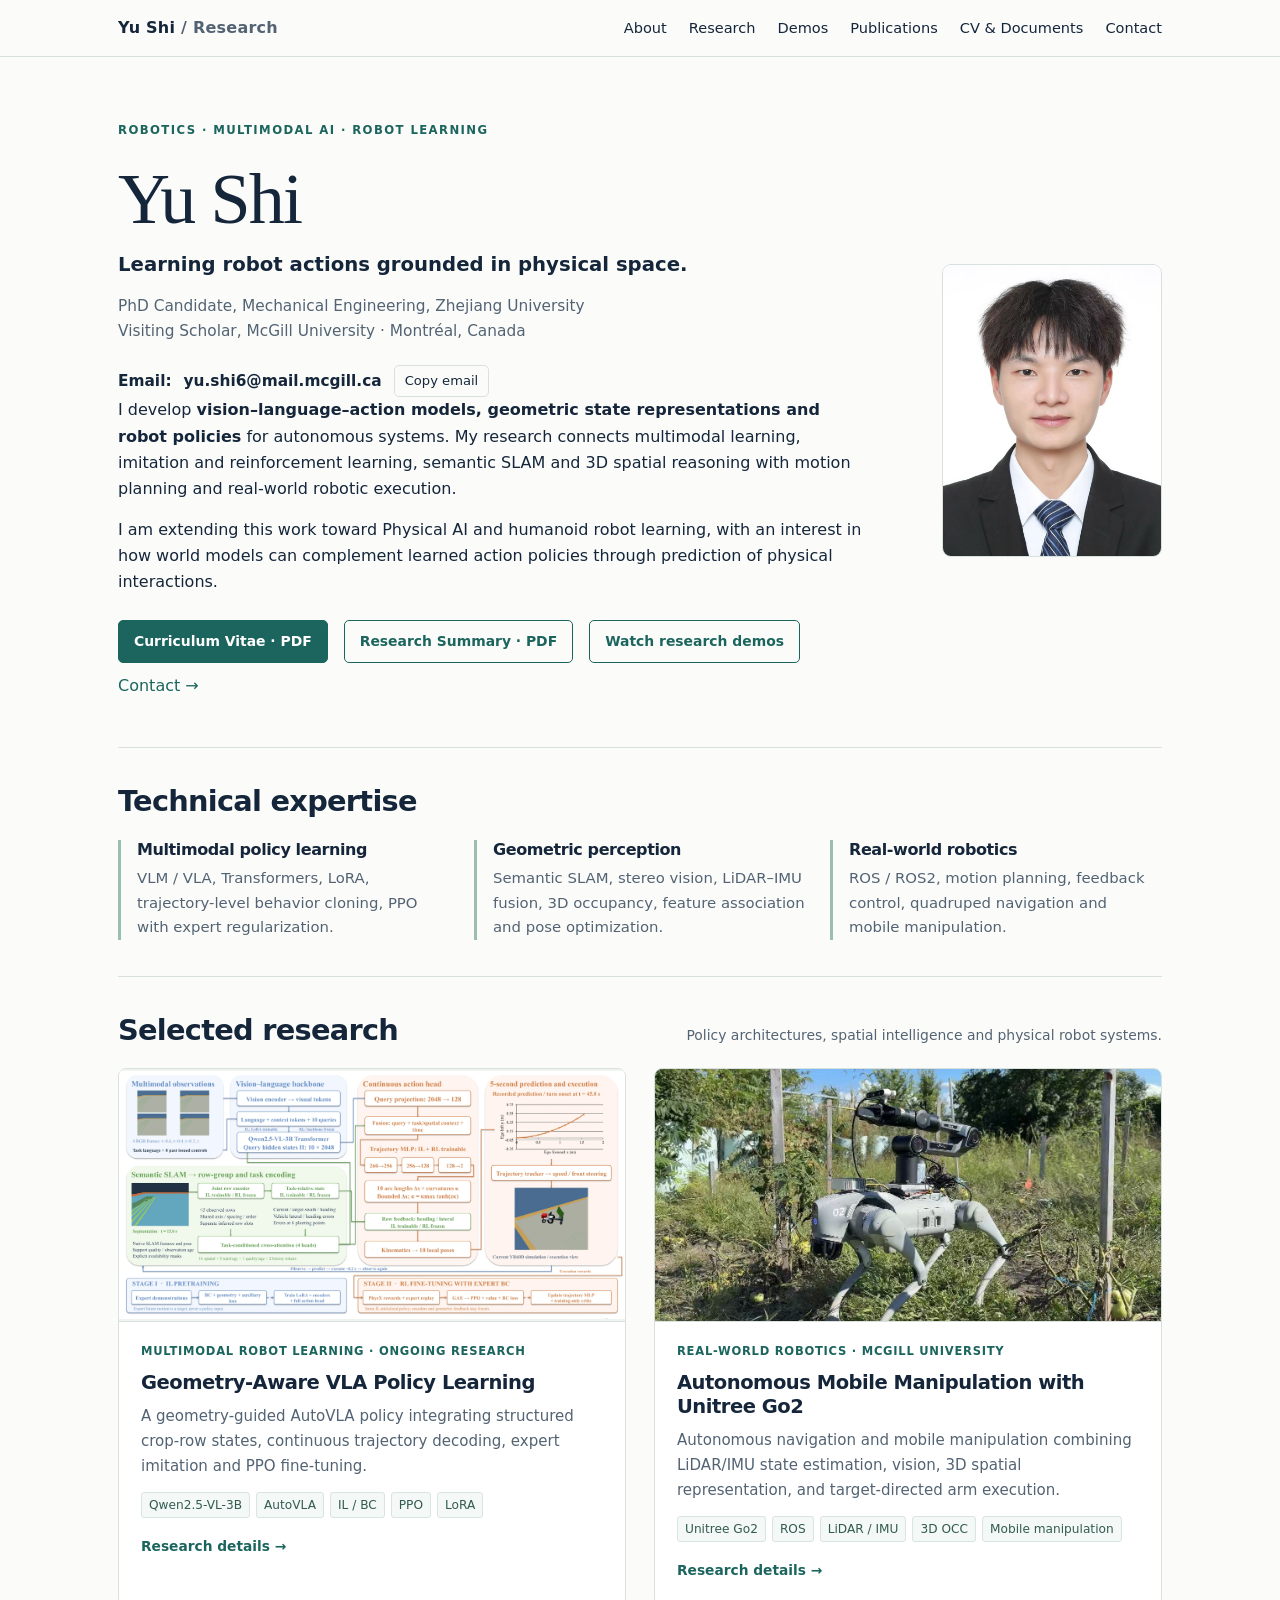
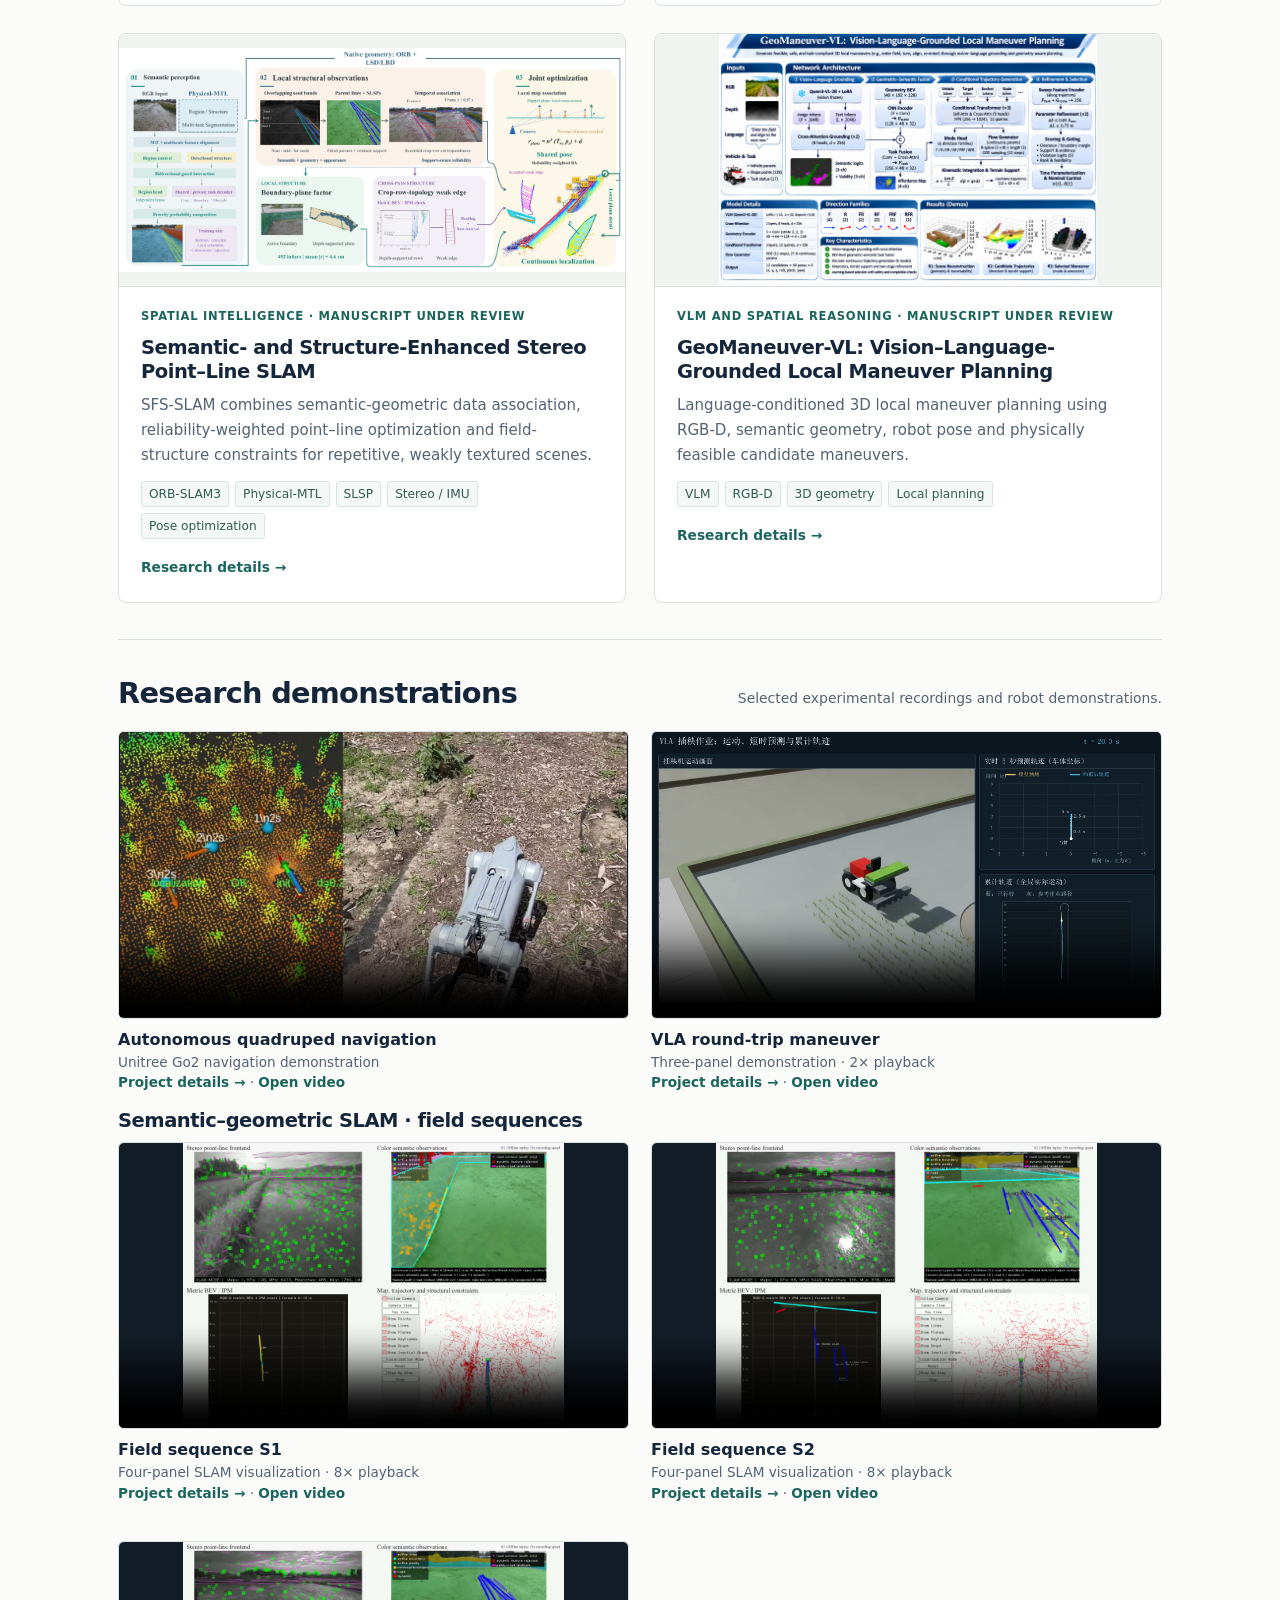
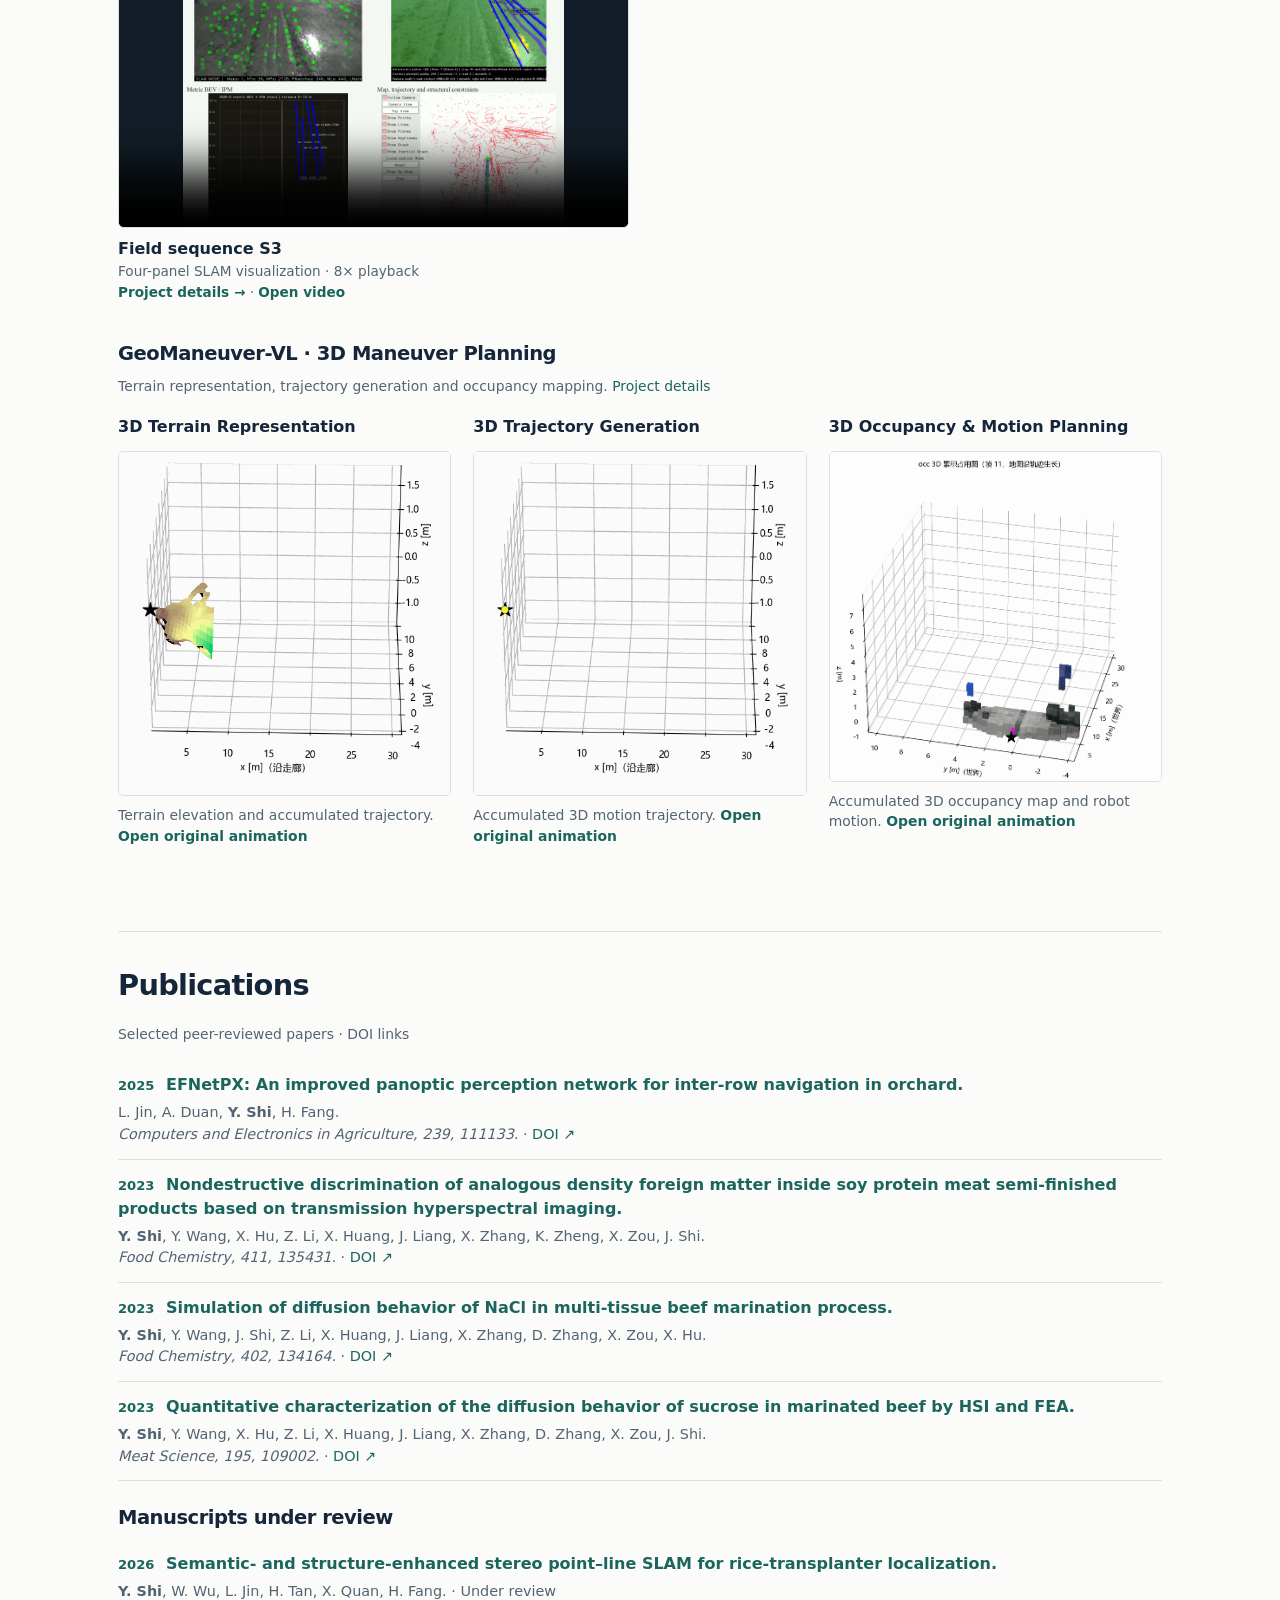
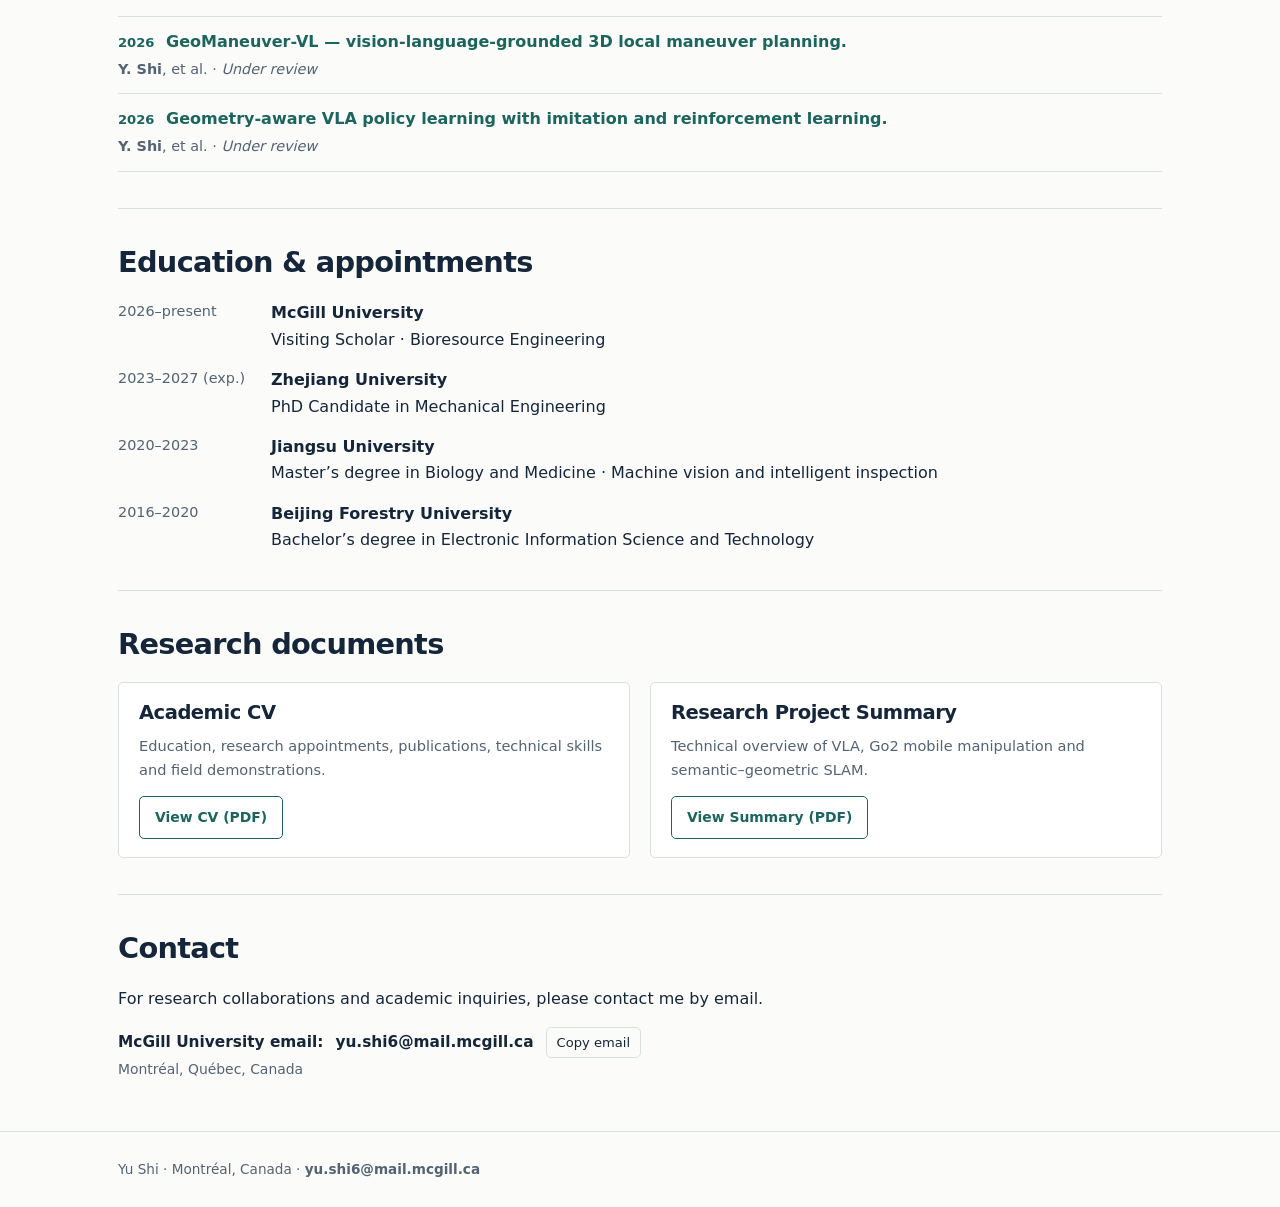
<file: index.html>
<!DOCTYPE html><html lang="en"><head><meta charset="utf-8"><meta name="viewport" content="width=device-width,initial-scale=1"><title>Academic Homepage | Yu Shi</title><meta name="description" content="Research in robot learning, geometric perception and real-world robotic systems."><link rel="stylesheet" href="style.css"><link rel="icon" href="assets/favicon.svg" type="image/svg+xml"><style>
.contact-line{display:flex;flex-wrap:wrap;align-items:center;gap:6px 12px;margin:12px 0 0;font-size:.96rem;line-height:1.5}.contact-email{font-weight:650;overflow-wrap:anywhere;user-select:text;cursor:text}.copy-email{font:inherit;font-size:.82rem;border:1px solid var(--line,#c5d2ce);border-radius:5px;padding:5px 10px;background:transparent;color:inherit;cursor:pointer}.copy-email:hover,.copy-email:focus-visible{background:var(--soft,#edf4f1)}.copy-status{font-size:.8rem;color:var(--muted)}#contact{scroll-margin-top:100px}.contact-line .contact-email{max-width:100%}
</style></head><body><a class="skip" href="#main">Skip to content</a><header><div class="nav"><a class="brand" href="index.html">Yu Shi<span class="subtle"> / Research</span></a><nav aria-label="Main navigation"><a href="index.html#about">About</a><a href="index.html#research">Research</a><a href="index.html#demos">Demos</a><a href="index.html#publications">Publications</a><a href="index.html#documents">CV &amp; Documents</a><a href="#contact">Contact</a></nav></div></header><main id="main" class="wrap"><section id="about" class="hero"><div class="hero-content"><div class="hero-main"><p class="eyebrow">Robotics · Multimodal AI · Robot Learning</p><h1>Yu Shi</h1><p class="lead">Learning robot actions grounded in physical space.</p><p class="affiliation">PhD Candidate, Mechanical Engineering, Zhejiang University<br>Visiting Scholar, McGill University · Montréal, Canada</p><div class="contact-line"><strong>Email:</strong> <span class="contact-email">yu.shi6@mail.mcgill.ca</span><button type="button" class="copy-email" data-copy-email>Copy email</button><span class="copy-status" role="status" aria-live="polite"></span></div></div><div class="bio"><p>I develop <strong>vision–language–action models, geometric state representations and robot policies</strong> for autonomous systems. My research connects multimodal learning, imitation and reinforcement learning, semantic SLAM and 3D spatial reasoning with motion planning and real-world robotic execution.</p><p>I am extending this work toward Physical AI and humanoid robot learning, with an interest in how world models can complement learned action policies through prediction of physical interactions.</p></div><div class="links"><a class="button primary" href="assets/cv.pdf">Curriculum Vitae · PDF</a><a class="button" href="assets/research-summary.pdf">Research Summary · PDF</a><a class="button" href="#demos">Watch research demos</a><a href="#contact">Contact →</a></div></div><img class="portrait" src="assets/portrait.jpg" alt="Portrait of Yu Shi"></section>
<section class="section" id="expertise"><h2>Technical expertise</h2><div class="expertise"><div><h3>Multimodal policy learning</h3><p>VLM / VLA, Transformers, LoRA, trajectory-level behavior cloning, PPO with expert regularization.</p></div><div><h3>Geometric perception</h3><p>Semantic SLAM, stereo vision, LiDAR–IMU fusion, 3D occupancy, feature association and pose optimization.</p></div><div><h3>Real-world robotics</h3><p>ROS / ROS2, motion planning, feedback control, quadruped navigation and mobile manipulation.</p></div></div></section>
<section class="section" id="research"><div class="section-head"><h2>Selected research</h2><p class="small">Policy architectures, spatial intelligence and physical robot systems.</p></div><div class="projects"><article class="project"><a href="projects/vla.html" aria-label="View Geometry-Aware VLA Policy Learning"><div class="thumb "><img src="assets/vla-architecture.webp" alt="Geometry-Aware VLA Policy Learning" loading="lazy"></div></a><div class="project-body"><div class="meta">Multimodal robot learning · Ongoing research</div><h3><a href="projects/vla.html">Geometry-Aware VLA Policy Learning</a></h3><p>A geometry-guided AutoVLA policy integrating structured crop-row states, continuous trajectory decoding, expert imitation and PPO fine-tuning.</p><div class="tags"><span>Qwen2.5-VL-3B</span><span>AutoVLA</span><span>IL / BC</span><span>PPO</span><span>LoRA</span></div><a class="project-link" href="projects/vla.html">Research details →</a></div></article><article class="project"><a href="projects/go2.html" aria-label="View Autonomous Mobile Manipulation with Unitree Go2"><div class="thumb photo"><img src="assets/go2-field.jpg" alt="Autonomous Mobile Manipulation with Unitree Go2" loading="lazy"></div></a><div class="project-body"><div class="meta">Real-world robotics · McGill University</div><h3><a href="projects/go2.html">Autonomous Mobile Manipulation with Unitree Go2</a></h3><p>Autonomous navigation and mobile manipulation combining LiDAR/IMU state estimation, vision, 3D spatial representation, and target-directed arm execution.</p><div class="tags"><span>Unitree Go2</span><span>ROS</span><span>LiDAR / IMU</span><span>3D OCC</span><span>Mobile manipulation</span></div><a class="project-link" href="projects/go2.html">Research details →</a></div></article><article class="project"><a href="projects/slam.html" aria-label="View Semantic- and Structure-Enhanced Stereo Point–Line SLAM"><div class="thumb "><img src="assets/slam-architecture.webp" alt="Semantic- and Structure-Enhanced Stereo Point–Line SLAM" loading="lazy"></div></a><div class="project-body"><div class="meta">Spatial intelligence · Manuscript under review</div><h3><a href="projects/slam.html">Semantic- and Structure-Enhanced Stereo Point–Line SLAM</a></h3><p>SFS-SLAM combines semantic-geometric data association, reliability-weighted point–line optimization and field-structure constraints for repetitive, weakly textured scenes.</p><div class="tags"><span>ORB-SLAM3</span><span>Physical-MTL</span><span>SLSP</span><span>Stereo / IMU</span><span>Pose optimization</span></div><a class="project-link" href="projects/slam.html">Research details →</a></div></article><article class="project"><a href="projects/geomaneuver.html" aria-label="View GeoManeuver-VL: Vision–Language-Grounded Local Maneuver Planning"><div class="thumb"><img src="assets/geomaneuver-architecture.png.png" alt="GeoManeuver-VL network architecture: vision-language grounding, geometric fusion, trajectory generation and refinement." loading="lazy"></div></a><div class="project-body"><div class="meta">VLM and spatial reasoning · Manuscript under review</div><h3><a href="projects/geomaneuver.html">GeoManeuver-VL: Vision–Language-Grounded Local Maneuver Planning</a></h3><p>Language-conditioned 3D local maneuver planning using RGB-D, semantic geometry, robot pose and physically feasible candidate maneuvers.</p><div class="tags"><span>VLM</span><span>RGB-D</span><span>3D geometry</span><span>Local planning</span></div><a class="project-link" href="projects/geomaneuver.html">Research details →</a></div></article></div></section>
<section class="section" id="demos"><div class="section-head"><h2>Research demonstrations</h2><p class="small">Selected experimental recordings and robot demonstrations.</p></div><div class="demo-grid"><figure class="demo-video"><video controls preload="none" playsinline poster="assets/videos/navigation_v2.jpg" aria-label="Autonomous quadruped navigation"><source src="assets/videos/navigation_v2.mp4" type="video/mp4">Your browser does not support embedded video.</video><figcaption><strong>Autonomous quadruped navigation</strong><br>Unitree Go2 navigation demonstration<br><a href="projects/go2.html#demos">Project details →</a> · <a href="assets/videos/navigation_v2.mp4">Open video</a></figcaption></figure><figure class="demo-video"><video controls preload="none" playsinline poster="assets/videos/vla_roundtrip_three_panel_2x.jpg" aria-label="VLA round-trip maneuver"><source src="assets/videos/vla_roundtrip_three_panel_2x.mp4" type="video/mp4">Your browser does not support embedded video.</video><figcaption><strong>VLA round-trip maneuver</strong><br>Three-panel demonstration · 2× playback<br><a href="projects/vla.html#demos">Project details →</a> · <a href="assets/videos/vla_roundtrip_three_panel_2x.mp4">Open video</a></figcaption></figure></div><h3>Semantic–geometric SLAM · field sequences</h3><div class="demo-grid"><figure class="demo-video"><video controls preload="none" playsinline poster="assets/videos/S1_A7_Viewer_2x2_presentation_8x.jpg" aria-label="Field sequence S1"><source src="assets/videos/S1_A7_Viewer_2x2_presentation_8x.mp4" type="video/mp4">Your browser does not support embedded video.</video><figcaption><strong>Field sequence S1</strong><br>Four-panel SLAM visualization · 8× playback<br><a href="projects/slam.html#demos">Project details →</a> · <a href="assets/videos/S1_A7_Viewer_2x2_presentation_8x.mp4">Open video</a></figcaption></figure><figure class="demo-video"><video controls preload="none" playsinline poster="assets/videos/S2_A7_Viewer_2x2_presentation_8x.jpg" aria-label="Field sequence S2"><source src="assets/videos/S2_A7_Viewer_2x2_presentation_8x.mp4" type="video/mp4">Your browser does not support embedded video.</video><figcaption><strong>Field sequence S2</strong><br>Four-panel SLAM visualization · 8× playback<br><a href="projects/slam.html#demos">Project details →</a> · <a href="assets/videos/S2_A7_Viewer_2x2_presentation_8x.mp4">Open video</a></figcaption></figure><figure class="demo-video"><video controls preload="none" playsinline poster="assets/videos/S3_A7_Viewer_2x2_presentation_8x.jpg" aria-label="Field sequence S3"><source src="assets/videos/S3_A7_Viewer_2x2_presentation_8x.mp4" type="video/mp4">Your browser does not support embedded video.</video><figcaption><strong>Field sequence S3</strong><br>Four-panel SLAM visualization · 8× playback<br><a href="projects/slam.html#demos">Project details →</a> · <a href="assets/videos/S3_A7_Viewer_2x2_presentation_8x.mp4">Open video</a></figcaption></figure></div><div class="demo-section" id="geomaneuver-demos"><h3>GeoManeuver-VL · 3D Maneuver Planning</h3><p class="small">Terrain representation, trajectory generation and occupancy mapping. <a href="projects/geomaneuver.html#demos">Project details</a></p><div class="demo-grid geomaneuver-grid"><figure class="demo-video"><h4>3D Terrain Representation</h4><div class="gif-crop" style="position:relative;overflow:hidden;aspect-ratio:481.85549999999995/499.7758;border:1px solid var(--line);border-radius:5px;background:white"><img src="assets/videos/geomaneuver-terrain-trajectory.gif" alt="Terrain elevation and accumulated trajectory." loading="lazy" style="position:absolute;max-width:none;width:280.1669795197938%;height:124.05562654294187%;left:-23.167007536491752%;top:-24.055626542941855%;border:0;border-radius:0"></div><figcaption>Terrain elevation and accumulated trajectory. <a href="assets/videos/geomaneuver-terrain-trajectory.gif">Open original animation</a></figcaption></figure><figure class="demo-video"><h4>3D Trajectory Generation</h4><div class="gif-crop" style="position:relative;overflow:hidden;aspect-ratio:481.85549999999995/499.7758;border:1px solid var(--line);border-radius:5px;background:white"><img src="assets/videos/geomaneuver-terrain-trajectory.gif" alt="Accumulated 3D motion trajectory." loading="lazy" style="position:absolute;max-width:none;width:280.1669795197938%;height:124.05562654294187%;left:-162.83304849690418%;top:-24.055626542941855%;border:0;border-radius:0"></div><figcaption>Accumulated 3D motion trajectory. <a href="assets/videos/geomaneuver-terrain-trajectory.gif">Open original animation</a></figcaption></figure><figure class="demo-video"><h4>3D Occupancy &amp; Motion Planning</h4><div class="gif-crop" style="position:relative;overflow:hidden;aspect-ratio:762.7675/757.4166399999999;border:1px solid var(--line);border-radius:5px;background:white"><img src="assets/videos/geomaneuver-occupancy.gif" alt="Accumulated 3D occupancy map and robot motion." loading="lazy" style="position:absolute;max-width:none;width:180.2646284746007%;height:118.95698515416827%;left:-41.24094170241916%;top:-13.55395888846593%;border:0;border-radius:0"></div><figcaption>Accumulated 3D occupancy map and robot motion. <a href="assets/videos/geomaneuver-occupancy.gif">Open original animation</a></figcaption></figure></div></div></section>
<section class="section" id="publications"><h2>Publications</h2><p class="small">Selected peer-reviewed papers · DOI links</p><ol class="publications"><li><span class="pub-year">2025</span><a class="publication-title" href="https://doi.org/10.1016/j.compag.2025.111133">EFNetPX: An improved panoptic perception network for inter-row navigation in orchard.</a><div class="publication-meta">L. Jin, A. Duan, <strong>Y. Shi</strong>, H. Fang.<br><em>Computers and Electronics in Agriculture, 239, 111133.</em> · <a href="https://doi.org/10.1016/j.compag.2025.111133">DOI ↗</a></div></li><li><span class="pub-year">2023</span><a class="publication-title" href="https://doi.org/10.1016/j.foodchem.2023.135431">Nondestructive discrimination of analogous density foreign matter inside soy protein meat semi-finished products based on transmission hyperspectral imaging.</a><div class="publication-meta"><strong>Y. Shi</strong>, Y. Wang, X. Hu, Z. Li, X. Huang, J. Liang, X. Zhang, K. Zheng, X. Zou, J. Shi.<br><em>Food Chemistry, 411, 135431.</em> · <a href="https://doi.org/10.1016/j.foodchem.2023.135431">DOI ↗</a></div></li><li><span class="pub-year">2023</span><a class="publication-title" href="https://doi.org/10.1016/j.foodchem.2022.134164">Simulation of diffusion behavior of NaCl in multi-tissue beef marination process.</a><div class="publication-meta"><strong>Y. Shi</strong>, Y. Wang, J. Shi, Z. Li, X. Huang, J. Liang, X. Zhang, D. Zhang, X. Zou, X. Hu.<br><em>Food Chemistry, 402, 134164.</em> · <a href="https://doi.org/10.1016/j.foodchem.2022.134164">DOI ↗</a></div></li><li><span class="pub-year">2023</span><a class="publication-title" href="https://doi.org/10.1016/j.meatsci.2022.109002">Quantitative characterization of the diffusion behavior of sucrose in marinated beef by HSI and FEA.</a><div class="publication-meta"><strong>Y. Shi</strong>, Y. Wang, X. Hu, Z. Li, X. Huang, J. Liang, X. Zhang, D. Zhang, X. Zou, J. Shi.<br><em>Meat Science, 195, 109002.</em> · <a href="https://doi.org/10.1016/j.meatsci.2022.109002">DOI ↗</a></div></li></ol><h3 style="margin-top:25px">Manuscripts under review</h3><ul class="publications"><li><span class="pub-year">2026</span><a class="publication-title" href="projects/slam.html">Semantic- and structure-enhanced stereo point–line SLAM for rice-transplanter localization.</a><div class="publication-meta"><strong>Y. Shi</strong>, W. Wu, L. Jin, H. Tan, X. Quan, H. Fang. · Under review</div></li><li><span class="pub-year">2026</span><a class="publication-title" href="projects/geomaneuver.html">GeoManeuver-VL — vision-language-grounded 3D local maneuver planning.</a><div class="publication-meta"><strong>Y. Shi</strong>, et al. · <em>Under review</em></div></li><li><span class="pub-year">2026</span><a class="publication-title" href="projects/vla.html">Geometry-aware VLA policy learning with imitation and reinforcement learning.</a><div class="publication-meta"><strong>Y. Shi</strong>, et al. · <em>Under review</em></div></li></ul></section>
<section class="section" id="education"><h2>Education &amp; appointments</h2><div class="timeline"><div><span class="date">2026–present</span><div><strong>McGill University</strong><br>Visiting Scholar · Bioresource Engineering</div></div><div><span class="date">2023–2027 (exp.)</span><div><strong>Zhejiang University</strong><br>PhD Candidate in Mechanical Engineering</div></div><div><span class="date">2020–2023</span><div><strong>Jiangsu University</strong><br>Master’s degree in Biology and Medicine · Machine vision and intelligent inspection</div></div><div><span class="date">2016–2020</span><div><strong>Beijing Forestry University</strong><br>Bachelor’s degree in Electronic Information Science and Technology</div></div></div></section>
<section class="section" id="documents"><h2>Research documents</h2><div class="doc-list"><div><h3>Academic CV</h3><p>Education, research appointments, publications, technical skills and field demonstrations.</p><a class="button" href="assets/cv.pdf">View CV (PDF)</a></div><div><h3>Research Project Summary</h3><p>Technical overview of VLA, Go2 mobile manipulation and semantic–geometric SLAM.</p><a class="button" href="assets/research-summary.pdf">View Summary (PDF)</a></div></div></section>
<section class="section" id="contact"><h2>Contact</h2><p>For research collaborations and academic inquiries, please contact me by email.</p><div class="contact-line"><strong>McGill University email:</strong> <span class="contact-email">yu.shi6@mail.mcgill.ca</span><button type="button" class="copy-email" data-copy-email>Copy email</button><span class="copy-status" role="status" aria-live="polite"></span></div><p class="small">Montréal, Québec, Canada</p></section></main><footer><div class="wrap">Yu Shi · Montréal, Canada · <span class="contact-email">yu.shi6@mail.mcgill.ca</span></div></footer><script>
(function () {
  const email = "yu.shi6@mail.mcgill.ca";
  document.querySelectorAll('[data-copy-email]').forEach(function (button) {
    button.addEventListener('click', async function () {
      const status = button.parentElement.querySelector('.copy-status');
      try {
        if (!navigator.clipboard || !window.isSecureContext) throw new Error('Clipboard unavailable');
        await navigator.clipboard.writeText(email);
        status.textContent = 'Copied!';
      } catch (error) {
        const range = document.createRange();
        range.selectNodeContents(button.parentElement.querySelector('.contact-email'));
        const selection = window.getSelection();
        if (selection) { selection.removeAllRanges(); selection.addRange(range); }
        status.textContent = 'Email selected. Press Ctrl+C or Cmd+C to copy.';
      }
    });
  });
})();
</script></body></html>
</file>
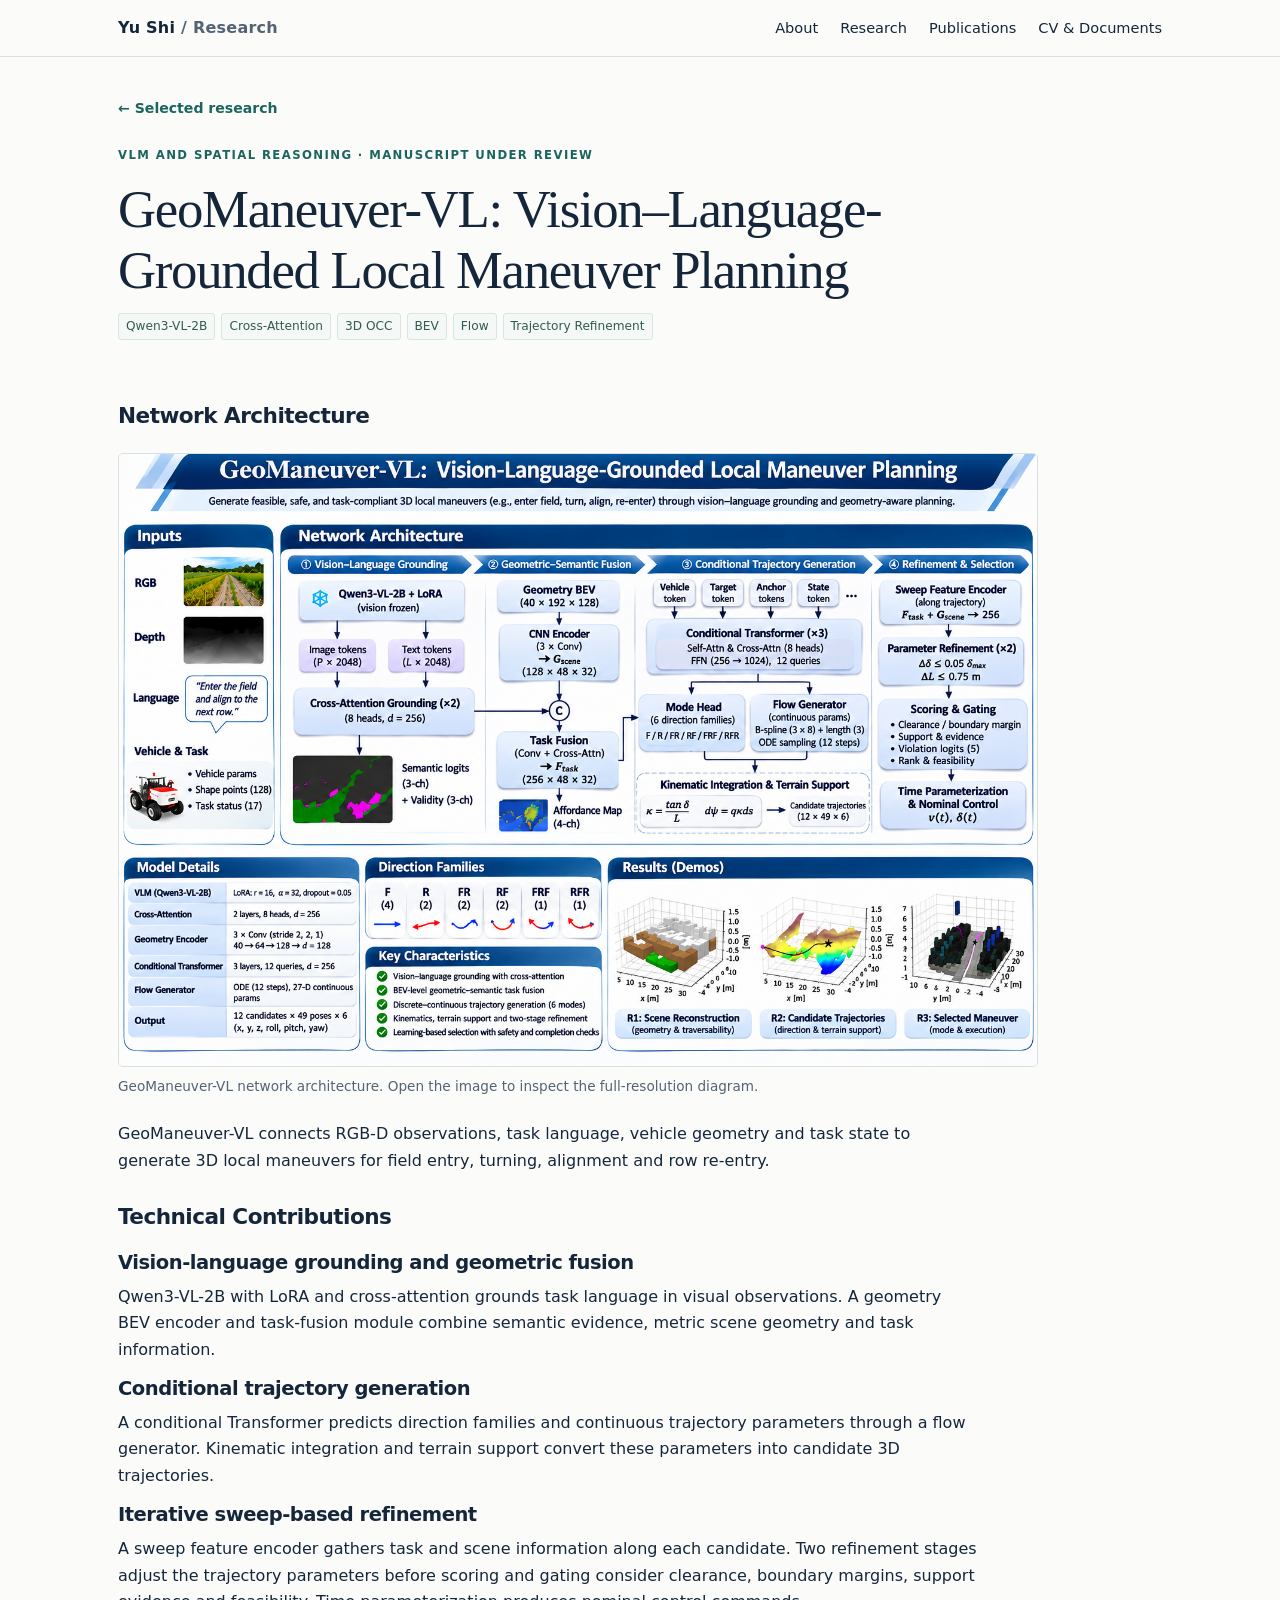
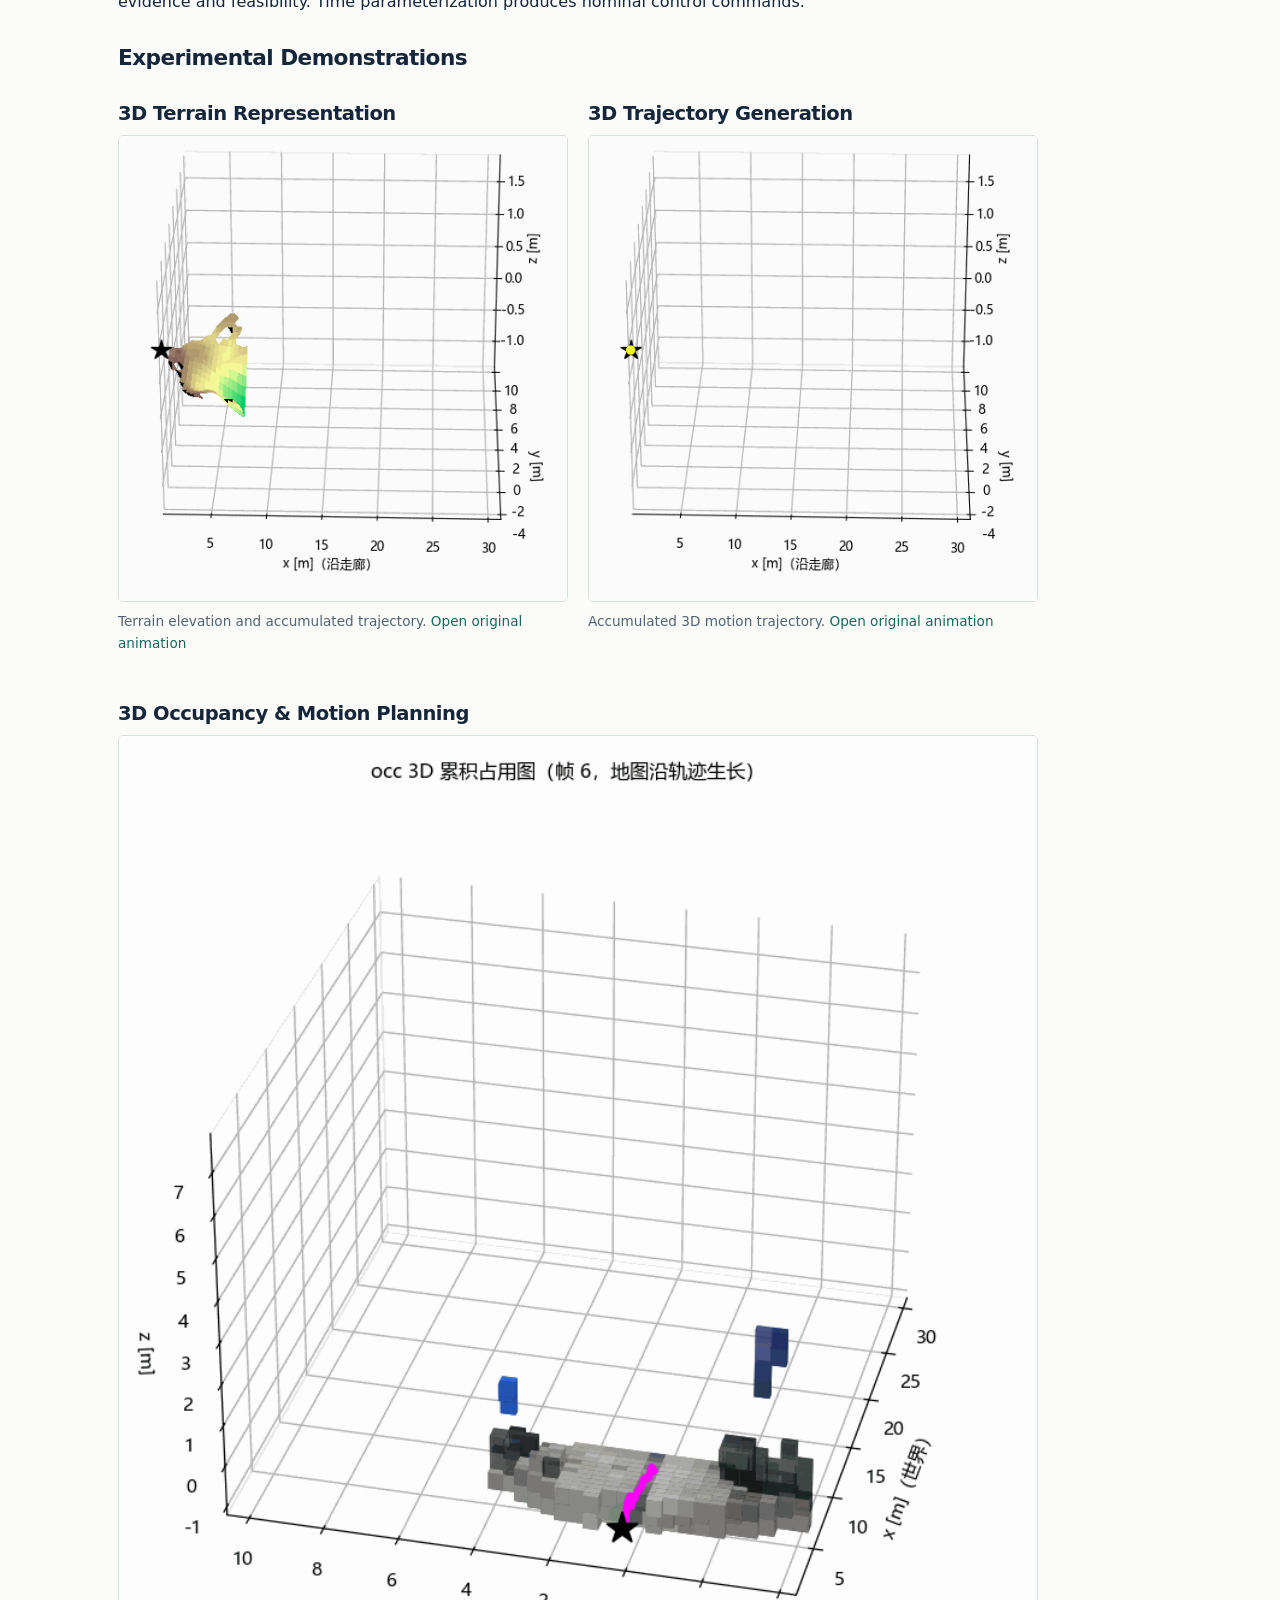
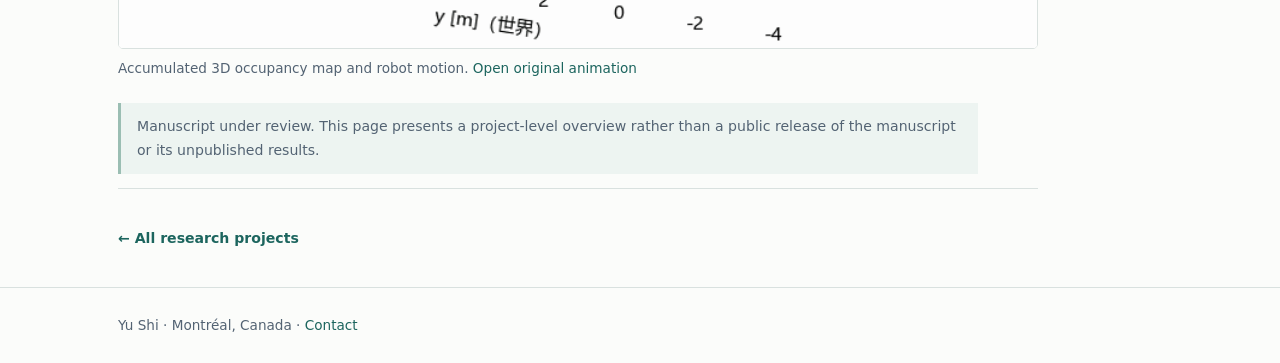
<file: projects/geomaneuver.html>
<!DOCTYPE html><html lang="en"><head><meta charset="utf-8"><meta name="viewport" content="width=device-width,initial-scale=1"><title>GeoManeuver-VL: Vision–Language-Grounded Local Maneuver Planning | Yu Shi</title><meta name="description" content="Language-conditioned 3D local maneuver planning using RGB-D, semantic geometry, robot pose and physically feasible candidate maneuvers."><link rel="stylesheet" href="../style.css"><link rel="icon" href="../assets/favicon.svg" type="image/svg+xml"></head><body><a class="skip" href="#main">Skip to content</a><header><div class="nav"><a class="brand" href="../index.html">Yu Shi<span class="subtle"> / Research</span></a><nav aria-label="Main navigation"><a href="../index.html#about">About</a><a href="../index.html#research">Research</a><a href="../index.html#publications">Publications</a><a href="../index.html#documents">CV &amp; Documents</a></nav></div></header><main id="main" class="wrap"><div class="detail detail-header"><a class="back" href="../index.html#research">← Selected research</a><p class="eyebrow" style="margin-top:24px">VLM and spatial reasoning · Manuscript under review</p><h1>GeoManeuver-VL: Vision–Language-Grounded Local Maneuver Planning</h1><div class="tags"><span>Qwen3-VL-2B</span><span>Cross-Attention</span><span>3D OCC</span><span>BEV</span><span>Flow</span><span>Trajectory Refinement</span></div></div><article class="detail">
<section aria-labelledby="architecture-heading">
<h2 id="architecture-heading">Network Architecture</h2>
<figure><a href="../assets/geomaneuver-architecture.png.png"><img src="../assets/geomaneuver-architecture.png.png" alt="GeoManeuver-VL architecture with Qwen3-VL-2B vision-language grounding, geometry BEV fusion, conditional trajectory generation and sweep-based refinement." width="1536" height="1024"></a><figcaption>GeoManeuver-VL network architecture. Open the image to inspect the full-resolution diagram.</figcaption></figure>
<p>GeoManeuver-VL connects RGB-D observations, task language, vehicle geometry and task state to generate 3D local maneuvers for field entry, turning, alignment and row re-entry.</p>
</section>
<section aria-labelledby="contributions-heading">
<h2 id="contributions-heading">Technical Contributions</h2>
<h3>Vision-language grounding and geometric fusion</h3>
<p>Qwen3-VL-2B with LoRA and cross-attention grounds task language in visual observations. A geometry BEV encoder and task-fusion module combine semantic evidence, metric scene geometry and task information.</p>
<h3>Conditional trajectory generation</h3>
<p>A conditional Transformer predicts direction families and continuous trajectory parameters through a flow generator. Kinematic integration and terrain support convert these parameters into candidate 3D trajectories.</p>
<h3>Iterative sweep-based refinement</h3>
<p>A sweep feature encoder gathers task and scene information along each candidate. Two refinement stages adjust the trajectory parameters before scoring and gating consider clearance, boundary margins, support evidence and feasibility. Time parameterization produces nominal control commands.</p>
</section>
<section id="demos" aria-labelledby="experiments-heading"><h2 id="experiments-heading">Experimental Demonstrations</h2><div class="evidence"><figure><h3>3D Terrain Representation</h3><div class="gif-crop" style="position:relative;overflow:hidden;aspect-ratio:481.85549999999995/499.7758;border:1px solid var(--line);border-radius:5px;background:white"><img src="../assets/videos/geomaneuver-terrain-trajectory.gif" alt="Terrain elevation and accumulated trajectory." loading="lazy" style="position:absolute;max-width:none;width:280.1669795197938%;height:124.05562654294187%;left:-23.167007536491752%;top:-24.055626542941855%;border:0;border-radius:0"></div><figcaption>Terrain elevation and accumulated trajectory. <a href="../assets/videos/geomaneuver-terrain-trajectory.gif">Open original animation</a></figcaption></figure><figure><h3>3D Trajectory Generation</h3><div class="gif-crop" style="position:relative;overflow:hidden;aspect-ratio:481.85549999999995/499.7758;border:1px solid var(--line);border-radius:5px;background:white"><img src="../assets/videos/geomaneuver-terrain-trajectory.gif" alt="Accumulated 3D motion trajectory." loading="lazy" style="position:absolute;max-width:none;width:280.1669795197938%;height:124.05562654294187%;left:-162.83304849690418%;top:-24.055626542941855%;border:0;border-radius:0"></div><figcaption>Accumulated 3D motion trajectory. <a href="../assets/videos/geomaneuver-terrain-trajectory.gif">Open original animation</a></figcaption></figure></div><figure><h3>3D Occupancy &amp; Motion Planning</h3><div class="gif-crop" style="position:relative;overflow:hidden;aspect-ratio:762.7675/757.4166399999999;border:1px solid var(--line);border-radius:5px;background:white"><img src="../assets/videos/geomaneuver-occupancy.gif" alt="Accumulated 3D occupancy map and robot motion." loading="lazy" style="position:absolute;max-width:none;width:180.2646284746007%;height:118.95698515416827%;left:-41.24094170241916%;top:-13.55395888846593%;border:0;border-radius:0"></div><figcaption>Accumulated 3D occupancy map and robot motion. <a href="../assets/videos/geomaneuver-occupancy.gif">Open original animation</a></figcaption></figure></section>
<p class="note">Manuscript under review. This page presents a project-level overview rather than a public release of the manuscript or its unpublished results.</p><div class="section"><a href="../index.html#research" class="back">← All research projects</a></div></article></main><footer><div class="wrap">Yu Shi · Montréal, Canada · <a href="mailto:yu.shi6@mail.mcgill.ca">Contact</a></div></footer></body></html>
</file>
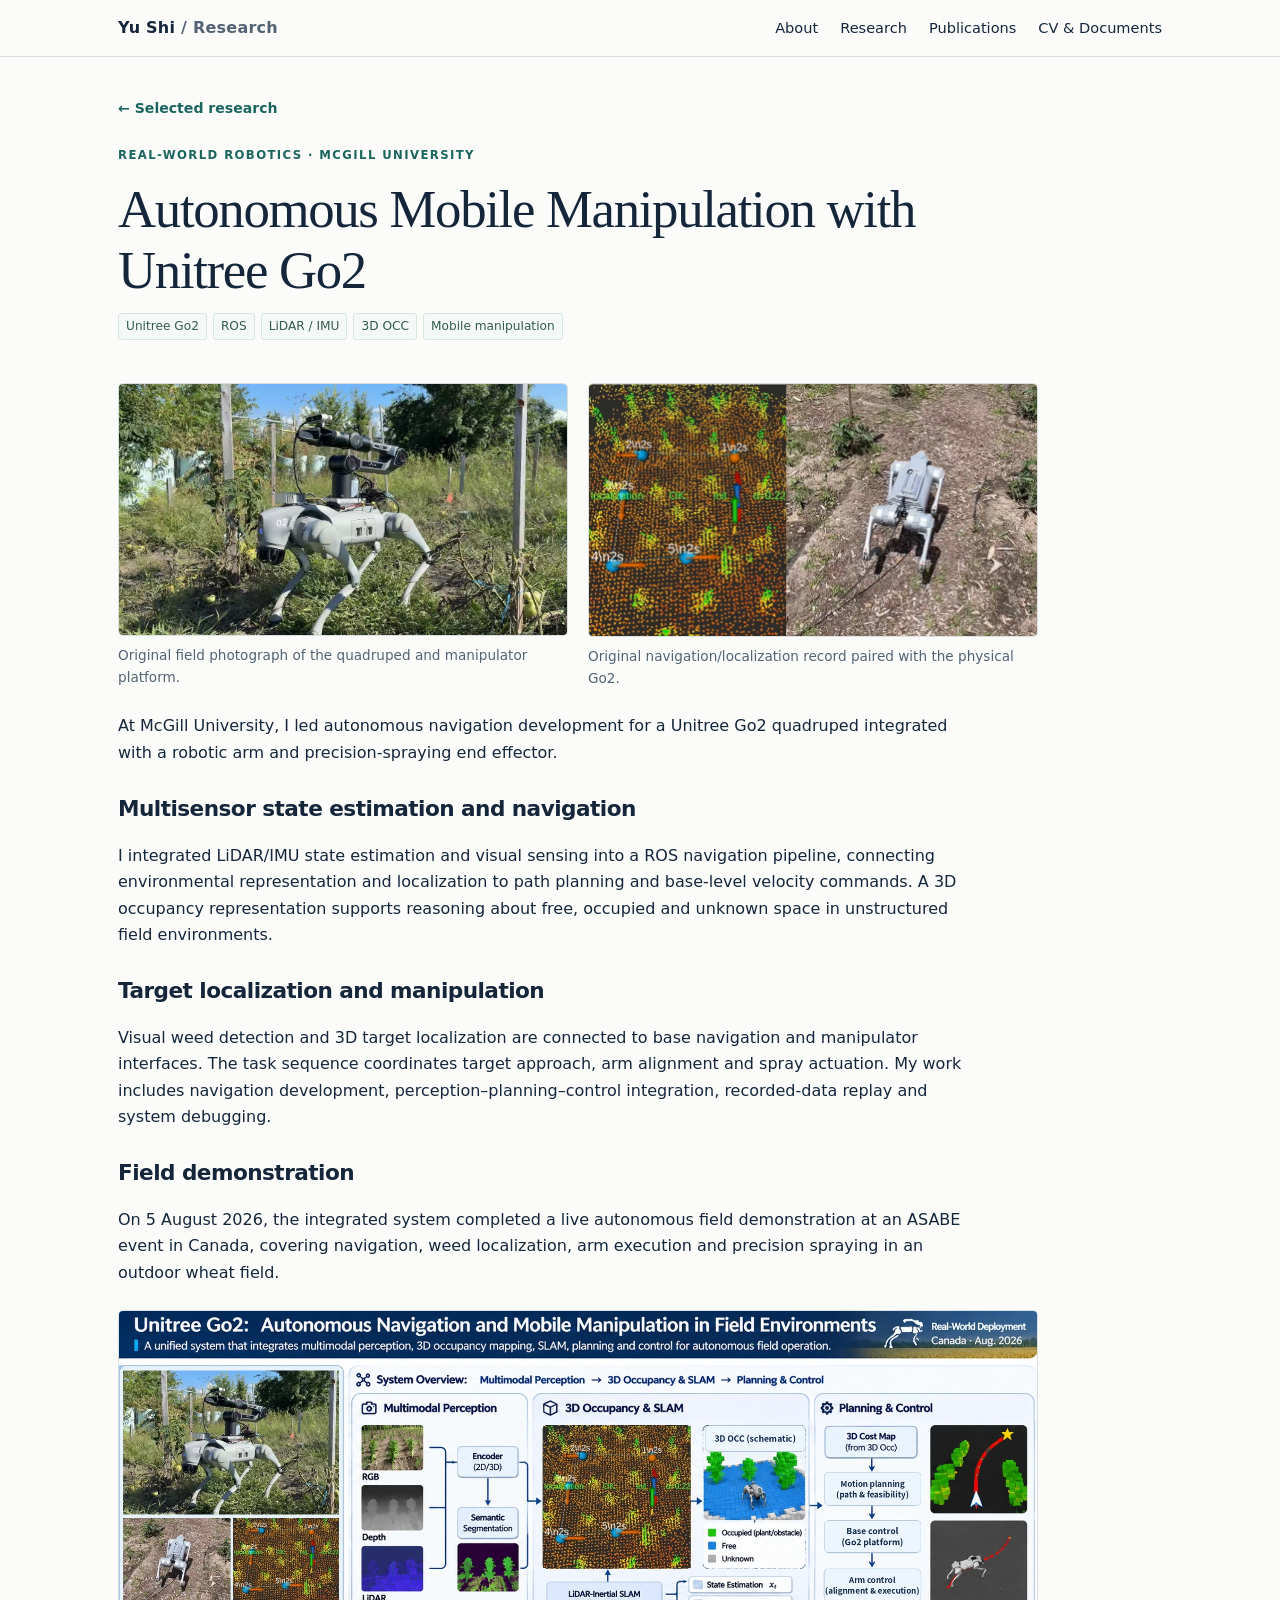
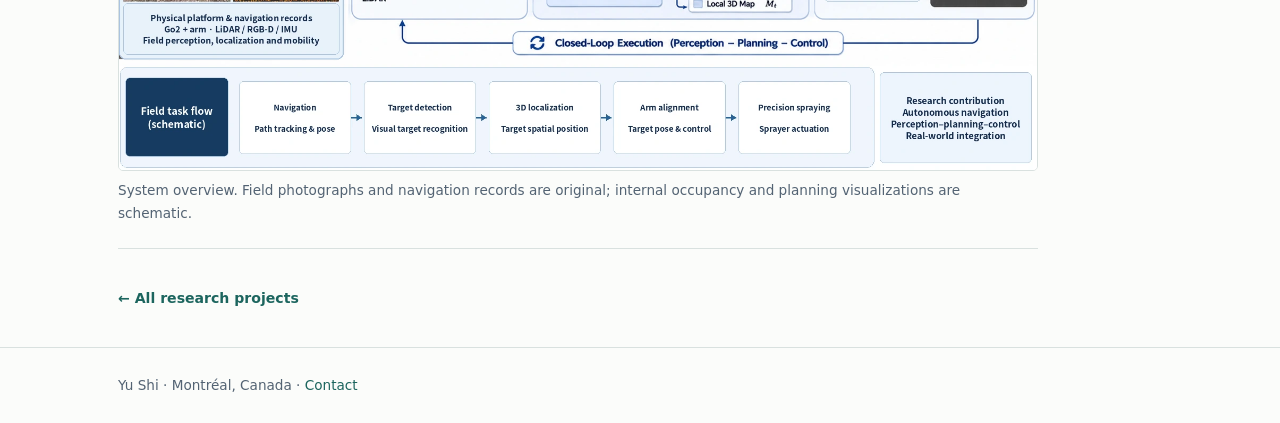
<file: projects/go2.html>
<!DOCTYPE html><html lang="en"><head><meta charset="utf-8"><meta name="viewport" content="width=device-width,initial-scale=1"><title>Autonomous Mobile Manipulation with Unitree Go2 | Yu Shi</title><meta name="description" content="Autonomous navigation and mobile manipulation combining LiDAR/IMU state estimation, vision, 3D spatial representation, and target-directed arm execution."><link rel="stylesheet" href="../style.css"><link rel="icon" href="../assets/favicon.svg" type="image/svg+xml"></head><body><a class="skip" href="#main">Skip to content</a><header><div class="nav"><a class="brand" href="../index.html">Yu Shi<span class="subtle"> / Research</span></a><nav aria-label="Main navigation"><a href="../index.html#about">About</a><a href="../index.html#research">Research</a><a href="../index.html#publications">Publications</a><a href="../index.html#documents">CV &amp; Documents</a></nav></div></header><main id="main" class="wrap"><div class="detail detail-header"><a class="back" href="../index.html#research">← Selected research</a><p class="eyebrow" style="margin-top:24px">Real-world robotics · McGill University</p><h1>Autonomous Mobile Manipulation with Unitree Go2</h1><div class="tags"><span>Unitree Go2</span><span>ROS</span><span>LiDAR / IMU</span><span>3D OCC</span><span>Mobile manipulation</span></div></div><article class="detail"><div class="evidence"><figure><a href="../assets/go2-field.jpg"><img src="../assets/go2-field.jpg" alt="Original field photograph of the quadruped and manipulator platform." loading="lazy"></a><figcaption>Original field photograph of the quadruped and manipulator platform.</figcaption></figure><figure><a href="../assets/go2-navigation.webp"><img src="../assets/go2-navigation.webp" alt="Original navigation/localization record paired with the physical Go2." loading="lazy"></a><figcaption>Original navigation/localization record paired with the physical Go2.</figcaption></figure></div><p>At McGill University, I led autonomous navigation development for a Unitree Go2 quadruped integrated with a robotic arm and precision-spraying end effector.</p><h2>Multisensor state estimation and navigation</h2><p>I integrated LiDAR/IMU state estimation and visual sensing into a ROS navigation pipeline, connecting environmental representation and localization to path planning and base-level velocity commands. A 3D occupancy representation supports reasoning about free, occupied and unknown space in unstructured field environments.</p><h2>Target localization and manipulation</h2><p>Visual weed detection and 3D target localization are connected to base navigation and manipulator interfaces. The task sequence coordinates target approach, arm alignment and spray actuation. My work includes navigation development, perception–planning–control integration, recorded-data replay and system debugging.</p><h2>Field demonstration</h2><p>On 5 August 2026, the integrated system completed a live autonomous field demonstration at an ASABE event in Canada, covering navigation, weed localization, arm execution and precision spraying in an outdoor wheat field.</p><figure><a href="../assets/go2-system.webp"><img src="../assets/go2-system.webp" alt="System overview. Field photographs and navigation records are original; internal occupancy and planning visualizations are schematic." loading="lazy"></a><figcaption>System overview. Field photographs and navigation records are original; internal occupancy and planning visualizations are schematic.</figcaption></figure><div class="section"><a href="../index.html#research" class="back">← All research projects</a></div></article></main><footer><div class="wrap">Yu Shi · Montréal, Canada · <a href="mailto:yu.shi6@mail.mcgill.ca">Contact</a></div></footer></body></html>
</file>
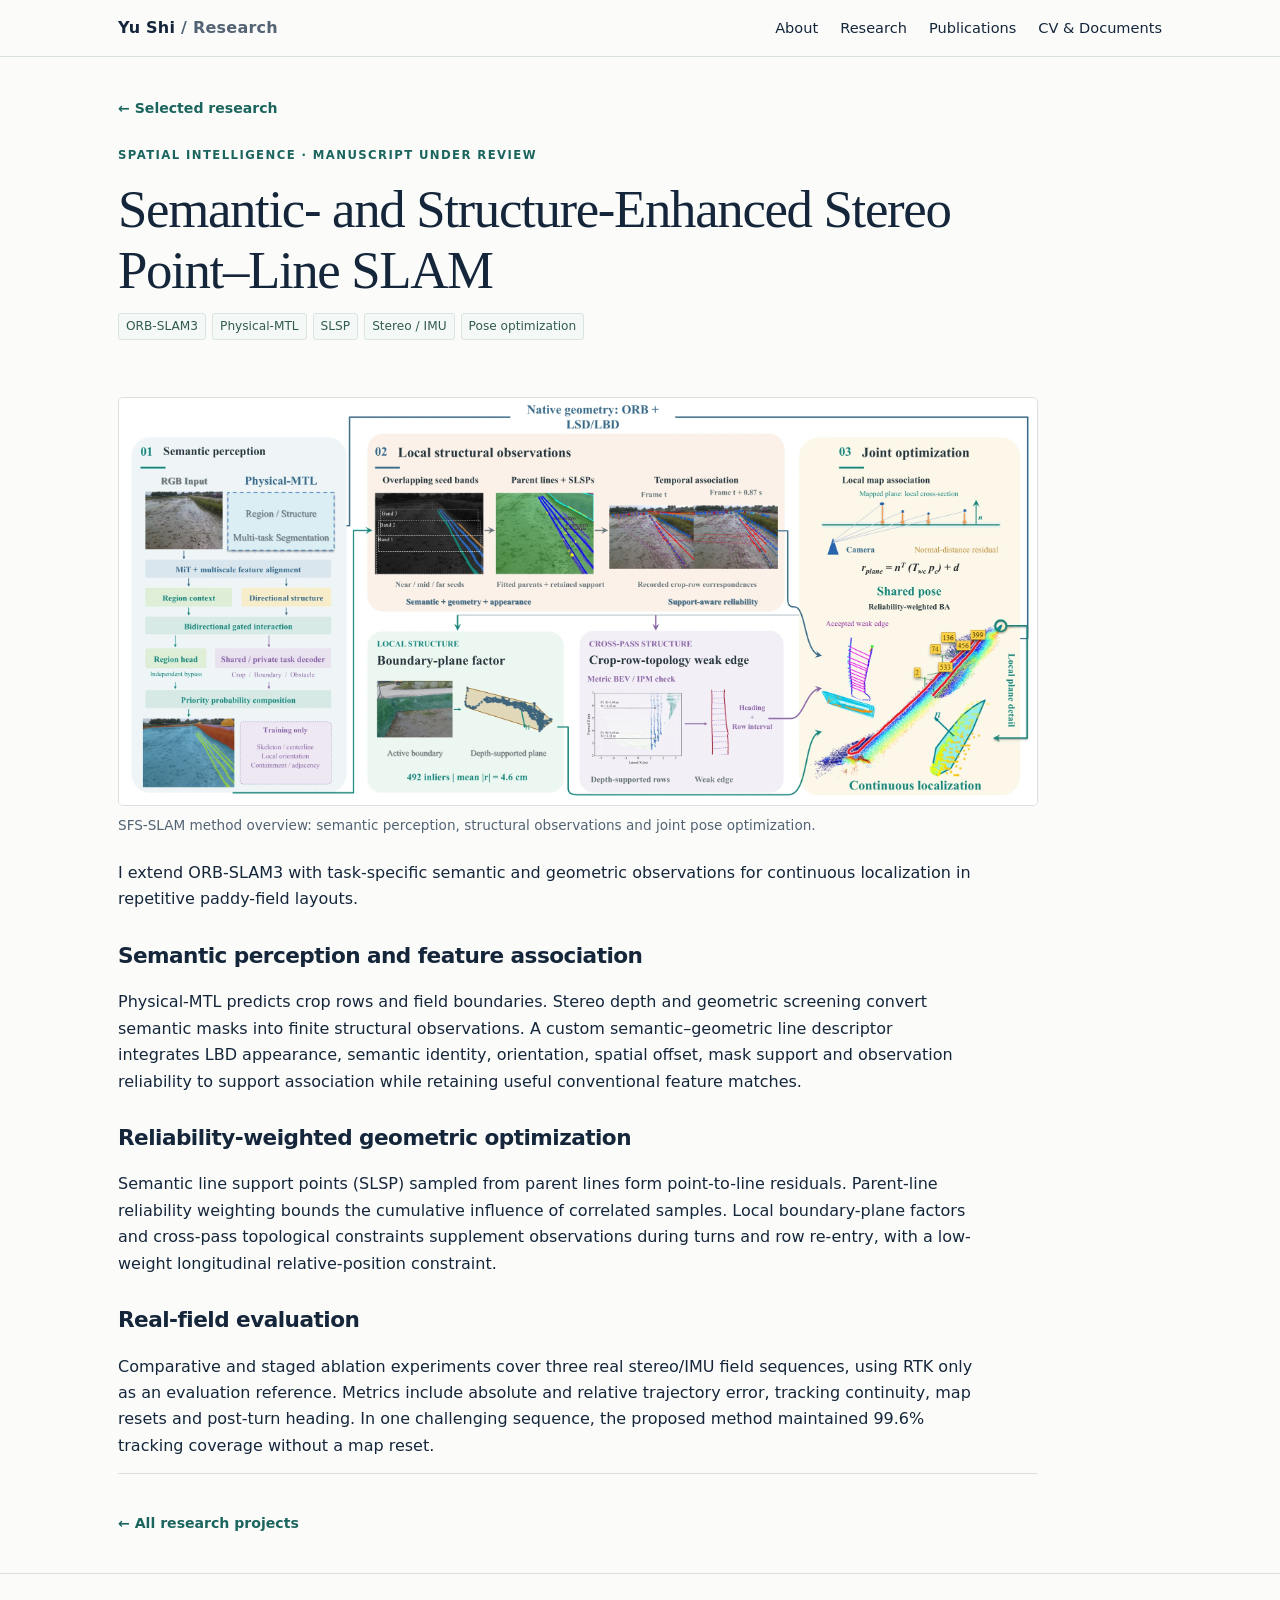
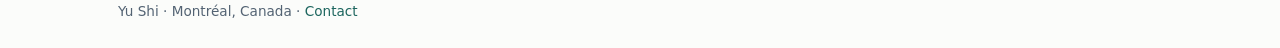
<file: projects/slam.html>
<!DOCTYPE html><html lang="en"><head><meta charset="utf-8"><meta name="viewport" content="width=device-width,initial-scale=1"><title>Semantic- and Structure-Enhanced Stereo Point–Line SLAM | Yu Shi</title><meta name="description" content="SFS-SLAM combines semantic-geometric data association, reliability-weighted point–line optimization and field-structure constraints for repetitive, weakly textured scenes."><link rel="stylesheet" href="../style.css"><link rel="icon" href="../assets/favicon.svg" type="image/svg+xml"></head><body><a class="skip" href="#main">Skip to content</a><header><div class="nav"><a class="brand" href="../index.html">Yu Shi<span class="subtle"> / Research</span></a><nav aria-label="Main navigation"><a href="../index.html#about">About</a><a href="../index.html#research">Research</a><a href="../index.html#publications">Publications</a><a href="../index.html#documents">CV &amp; Documents</a></nav></div></header><main id="main" class="wrap"><div class="detail detail-header"><a class="back" href="../index.html#research">← Selected research</a><p class="eyebrow" style="margin-top:24px">Spatial intelligence · Manuscript under review</p><h1>Semantic- and Structure-Enhanced Stereo Point–Line SLAM</h1><div class="tags"><span>ORB-SLAM3</span><span>Physical-MTL</span><span>SLSP</span><span>Stereo / IMU</span><span>Pose optimization</span></div></div><article class="detail"><figure><a href="../assets/slam-architecture.webp"><img src="../assets/slam-architecture.webp" alt="SFS-SLAM method overview: semantic perception, structural observations and joint pose optimization." loading="lazy"></a><figcaption>SFS-SLAM method overview: semantic perception, structural observations and joint pose optimization.</figcaption></figure><p>I extend ORB-SLAM3 with task-specific semantic and geometric observations for continuous localization in repetitive paddy-field layouts.</p><h2>Semantic perception and feature association</h2><p>Physical-MTL predicts crop rows and field boundaries. Stereo depth and geometric screening convert semantic masks into finite structural observations. A custom semantic–geometric line descriptor integrates LBD appearance, semantic identity, orientation, spatial offset, mask support and observation reliability to support association while retaining useful conventional feature matches.</p><h2>Reliability-weighted geometric optimization</h2><p>Semantic line support points (SLSP) sampled from parent lines form point-to-line residuals. Parent-line reliability weighting bounds the cumulative influence of correlated samples. Local boundary-plane factors and cross-pass topological constraints supplement observations during turns and row re-entry, with a low-weight longitudinal relative-position constraint.</p><h2>Real-field evaluation</h2><p>Comparative and staged ablation experiments cover three real stereo/IMU field sequences, using RTK only as an evaluation reference. Metrics include absolute and relative trajectory error, tracking continuity, map resets and post-turn heading. In one challenging sequence, the proposed method maintained 99.6% tracking coverage without a map reset.</p><div class="section"><a href="../index.html#research" class="back">← All research projects</a></div></article></main><footer><div class="wrap">Yu Shi · Montréal, Canada · <a href="mailto:yu.shi6@mail.mcgill.ca">Contact</a></div></footer></body></html>
</file>
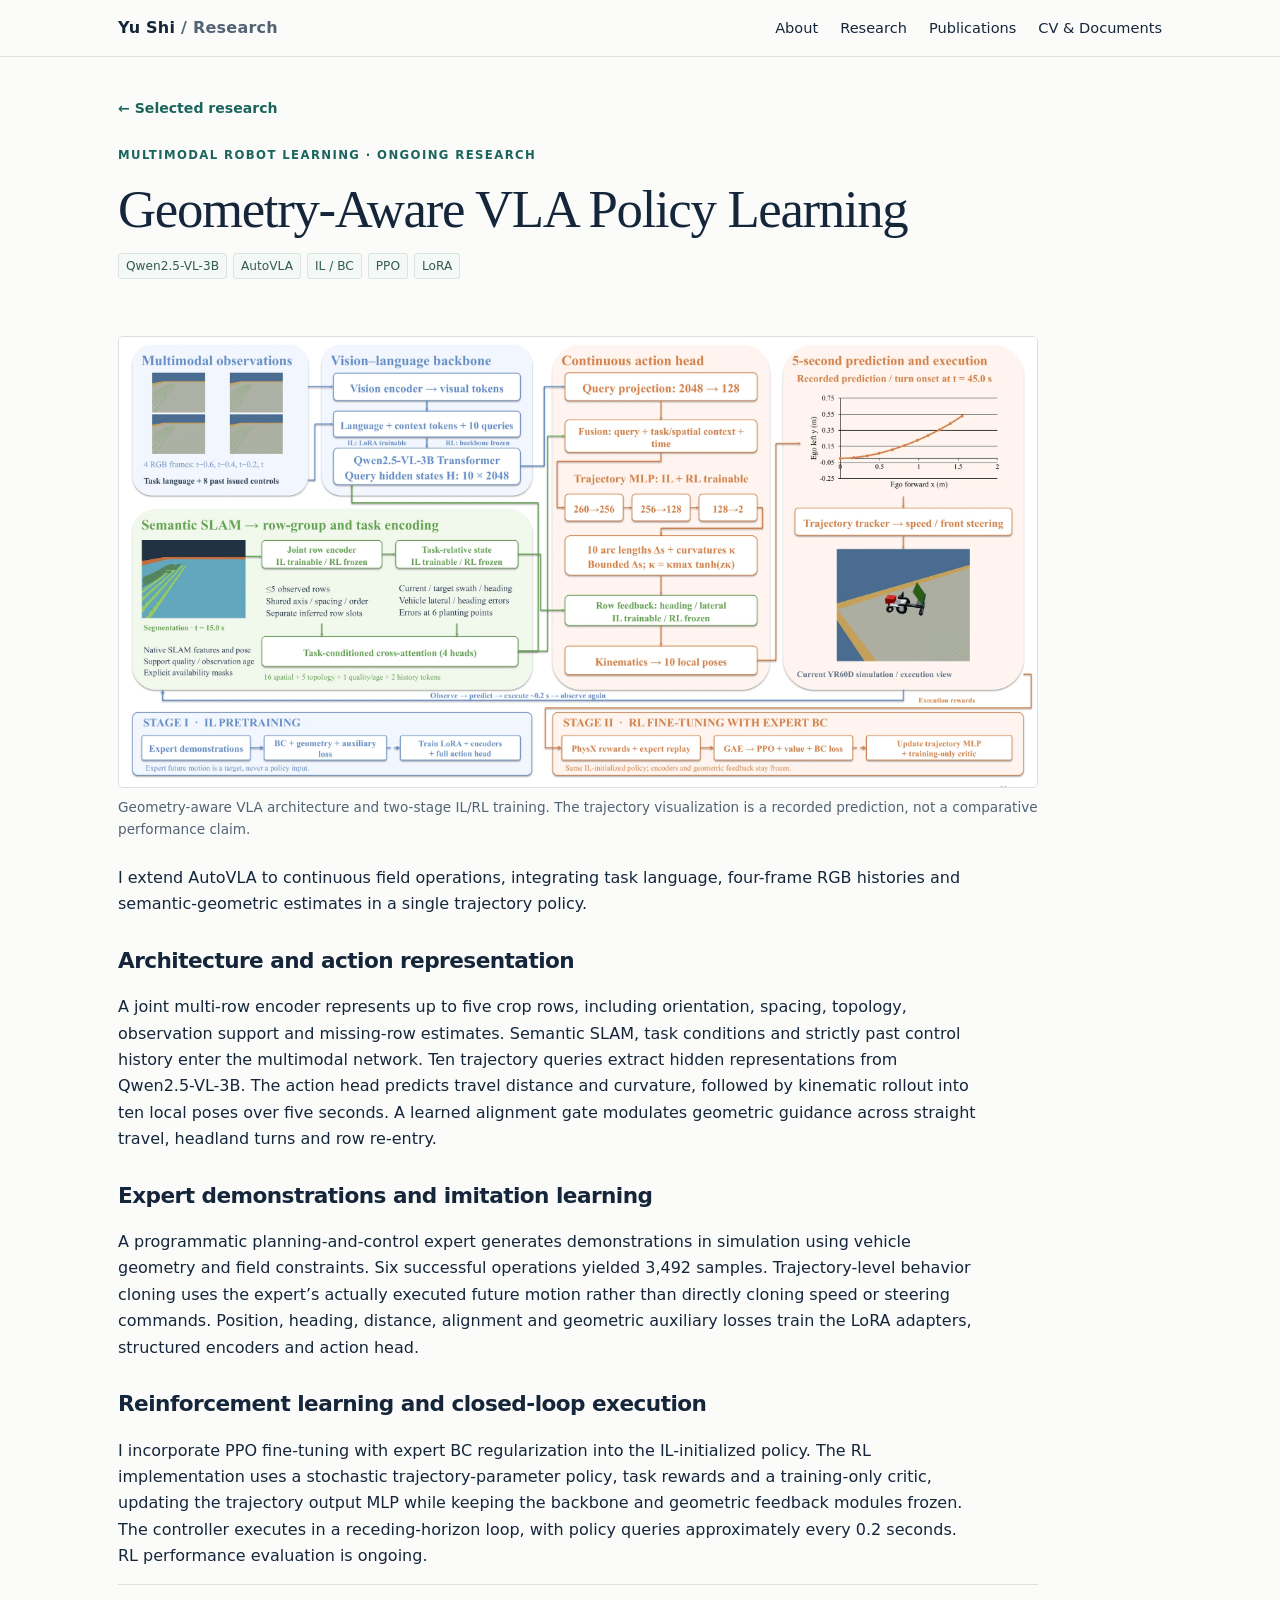
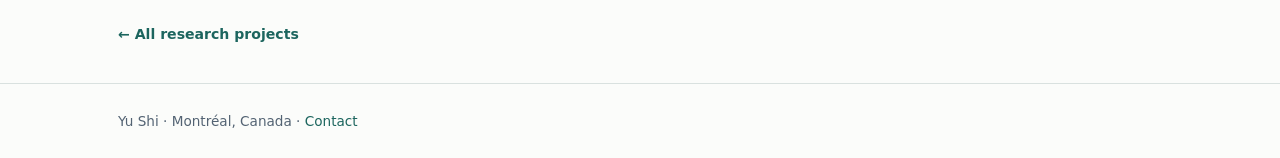
<file: projects/vla.html>
<!DOCTYPE html><html lang="en"><head><meta charset="utf-8"><meta name="viewport" content="width=device-width,initial-scale=1"><title>Geometry-Aware VLA Policy Learning | Yu Shi</title><meta name="description" content="A geometry-guided AutoVLA policy integrating structured crop-row states, continuous trajectory decoding, expert imitation and PPO fine-tuning."><link rel="stylesheet" href="../style.css"><link rel="icon" href="../assets/favicon.svg" type="image/svg+xml"></head><body><a class="skip" href="#main">Skip to content</a><header><div class="nav"><a class="brand" href="../index.html">Yu Shi<span class="subtle"> / Research</span></a><nav aria-label="Main navigation"><a href="../index.html#about">About</a><a href="../index.html#research">Research</a><a href="../index.html#publications">Publications</a><a href="../index.html#documents">CV &amp; Documents</a></nav></div></header><main id="main" class="wrap"><div class="detail detail-header"><a class="back" href="../index.html#research">← Selected research</a><p class="eyebrow" style="margin-top:24px">Multimodal robot learning · Ongoing research</p><h1>Geometry-Aware VLA Policy Learning</h1><div class="tags"><span>Qwen2.5-VL-3B</span><span>AutoVLA</span><span>IL / BC</span><span>PPO</span><span>LoRA</span></div></div><article class="detail"><figure><a href="../assets/vla-architecture.webp"><img src="../assets/vla-architecture.webp" alt="Geometry-aware VLA architecture and two-stage IL/RL training. The trajectory visualization is a recorded prediction, not a comparative performance claim." loading="lazy"></a><figcaption>Geometry-aware VLA architecture and two-stage IL/RL training. The trajectory visualization is a recorded prediction, not a comparative performance claim.</figcaption></figure><p>I extend AutoVLA to continuous field operations, integrating task language, four-frame RGB histories and semantic-geometric estimates in a single trajectory policy.</p><h2>Architecture and action representation</h2><p>A joint multi-row encoder represents up to five crop rows, including orientation, spacing, topology, observation support and missing-row estimates. Semantic SLAM, task conditions and strictly past control history enter the multimodal network. Ten trajectory queries extract hidden representations from Qwen2.5-VL-3B. The action head predicts travel distance and curvature, followed by kinematic rollout into ten local poses over five seconds. A learned alignment gate modulates geometric guidance across straight travel, headland turns and row re-entry.</p><h2>Expert demonstrations and imitation learning</h2><p>A programmatic planning-and-control expert generates demonstrations in simulation using vehicle geometry and field constraints. Six successful operations yielded 3,492 samples. Trajectory-level behavior cloning uses the expert’s actually executed future motion rather than directly cloning speed or steering commands. Position, heading, distance, alignment and geometric auxiliary losses train the LoRA adapters, structured encoders and action head.</p><h2>Reinforcement learning and closed-loop execution</h2><p>I incorporate PPO fine-tuning with expert BC regularization into the IL-initialized policy. The RL implementation uses a stochastic trajectory-parameter policy, task rewards and a training-only critic, updating the trajectory output MLP while keeping the backbone and geometric feedback modules frozen. The controller executes in a receding-horizon loop, with policy queries approximately every 0.2 seconds. RL performance evaluation is ongoing.</p><div class="section"><a href="../index.html#research" class="back">← All research projects</a></div></article></main><footer><div class="wrap">Yu Shi · Montréal, Canada · <a href="mailto:yu.shi6@mail.mcgill.ca">Contact</a></div></footer></body></html>
</file>
<file: style.css>
/* Yu Shi — academic portfolio. No external dependencies. */
:root{--ink:#15263b;--muted:#536373;--accent:#1c655e;--line:#d9e1df;--paper:#fbfcfa;--white:#fff;--soft:#edf4f1;--max:1100px}*{box-sizing:border-box}html{scroll-behavior:smooth;scroll-padding-top:82px}body{margin:0;background:var(--paper);color:var(--ink);font:16px/1.65 system-ui,-apple-system,BlinkMacSystemFont,"Segoe UI",sans-serif}a{color:var(--accent);text-decoration:none}a:hover{text-decoration:underline;text-underline-offset:4px}a:focus-visible,button:focus-visible{outline:3px solid #e3a852;outline-offset:4px}img{display:block;max-width:100%;height:auto}h1,h2,h3,p{margin-top:0}h1,h2,h3{line-height:1.23;letter-spacing:-.025em}h1{font-size:clamp(2.6rem,6vw,4.5rem);font-family:Georgia,"Times New Roman",serif;font-weight:400;margin-bottom:8px}h2{font-size:1.8rem;margin-bottom:20px}h3{font-size:1.22rem;margin-bottom:9px}p{margin-bottom:14px}header{position:sticky;top:0;z-index:10;background:rgba(251,252,250,.97);border-bottom:1px solid var(--line)}.nav{max-width:var(--max);margin:auto;padding:15px 28px;display:flex;gap:24px;justify-content:space-between;align-items:center}.brand{font-size:1rem;font-weight:750;letter-spacing:.015em;color:var(--ink)}nav{display:flex;gap:22px;align-items:center;flex-wrap:wrap}nav a{font-size:.91rem;color:var(--ink)}.wrap{max-width:var(--max);margin:auto;padding:0 28px}.hero{display:grid;grid-template-columns:minmax(0,1fr) 220px;gap:56px;align-items:center;padding:64px 0 48px}.eyebrow{font-size:.73rem;color:var(--accent);font-weight:800;letter-spacing:.12em;text-transform:uppercase;margin-bottom:14px}.lead{font-size:1.23rem;color:var(--ink);font-weight:550;line-height:1.45}.affiliation{font-size:.96rem;color:var(--muted);margin-bottom:21px}.bio{max-width:750px}.portrait{width:100%;max-width:220px;aspect-ratio:3/4;object-fit:cover;object-position:50% 23%;border-radius:9px;border:1px solid var(--line)}.links{display:flex;gap:10px 16px;flex-wrap:wrap;align-items:center;margin-top:24px}.button{padding:9px 15px;border:1px solid var(--accent);border-radius:5px;font-size:.87rem;font-weight:650;display:inline-block}.button.primary{background:var(--accent);color:white}.button:hover{background:var(--soft);color:var(--accent);text-decoration:none}.small{font-size:.87rem;color:var(--muted)}.section{border-top:1px solid var(--line);padding:36px 0}.section-head{display:flex;align-items:baseline;gap:16px;justify-content:space-between}.section-head .small{max-width:490px;text-align:right}.expertise{display:grid;grid-template-columns:repeat(3,1fr);gap:24px}.expertise>div{border-left:3px solid #9bbeb3;padding-left:16px}.expertise h3{font-size:1rem;margin-bottom:7px}.expertise p{font-size:.93rem;color:var(--muted);margin:0}.projects{display:grid;grid-template-columns:repeat(2,minmax(0,1fr));gap:27px 28px}.project{min-width:0;background:white;border:1px solid var(--line);border-radius:8px;overflow:hidden;display:flex;flex-direction:column}.project:hover{border-color:#9fb8af}.thumb{background:#f0f4f1;aspect-ratio:2/1;overflow:hidden;border-bottom:1px solid var(--line)}.thumb img{width:100%;height:100%;object-fit:contain}.thumb.photo img{object-fit:cover;object-position:50% 45%}.project-body{padding:20px 22px 22px;flex:1}.project-body h3 a{color:var(--ink)}.project-body p{font-size:.94rem;color:var(--muted);margin-bottom:12px}.meta{font-size:.72rem;color:var(--accent);font-weight:750;letter-spacing:.065em;text-transform:uppercase;margin-bottom:10px}.tags{display:flex;gap:6px;flex-wrap:wrap;margin:13px 0}.tags span{font-size:.76rem;border:1px solid #d9e5df;background:#f4f8f6;color:#325b51;border-radius:3px;padding:2px 7px}.project-link{display:inline-block;font-weight:700;font-size:.86rem;margin-top:4px}.publications{list-style:none;padding:0;margin:0}.publications li{padding:13px 0;border-bottom:1px solid var(--line);line-height:1.5}.publication-title{font-weight:650}.publication-meta{font-size:.9rem;color:var(--muted);margin-top:5px}.pub-year{font-size:.82rem;color:var(--accent);font-weight:700;display:inline-block;min-width:48px}.timeline{display:grid;gap:14px}.timeline>div{display:grid;grid-template-columns:135px 1fr;gap:18px}.date{color:var(--muted);font-size:.9rem}.timeline strong{font-weight:650}.doc-list{display:grid;grid-template-columns:1fr 1fr;gap:20px}.doc-list>div{border:1px solid var(--line);padding:18px 20px;background:var(--white);border-radius:5px}.doc-list p{font-size:.91rem;color:var(--muted)}footer{border-top:1px solid var(--line);padding:26px 0;color:var(--muted);font-size:.85rem}.detail-header{padding:38px 0 20px}.detail-header h1{font-size:clamp(2rem,4.4vw,3.3rem);line-height:1.15}.detail{max-width:920px}.detail p{max-width:860px}.detail h2{font-size:1.35rem;margin-top:30px}.detail figure{margin:24px 0}.detail figure img{background:white;border:1px solid var(--line);border-radius:5px;width:100%}figcaption{font-size:.85rem;color:var(--muted);margin-top:8px}.evidence{display:grid;grid-template-columns:1fr 1fr;gap:20px}.evidence figure{margin-top:10px}.pipeline{display:flex;align-items:center;gap:8px;padding:18px;background:#edf4f1;min-height:100%;justify-content:center}.pipeline div{border:1px solid #9dbbb2;background:#fff;color:var(--accent);padding:9px;text-align:center;font-weight:650;font-size:.79rem;border-radius:4px;flex:1}.pipeline b{color:var(--accent)}.note{padding:12px 16px;border-left:3px solid #9bbeb3;background:var(--soft);font-size:.88rem;color:var(--muted)}.back{font-size:.88rem;font-weight:650}.skip{position:absolute;left:-999px;top:0}.skip:focus{left:8px;top:8px;background:white;z-index:50;padding:10px}.detail .flow{margin:20px 0}.subtle{color:var(--muted)}@media(max-width:750px){.nav{padding:12px 18px;gap:12px;flex-wrap:wrap}nav{gap:12px}.wrap{padding:0 19px}.hero{grid-template-columns:1fr 115px;gap:18px;padding:36px 0}.hero .bio,.hero .links{grid-column:1/-1}.portrait{width:115px}.hero-content{display:contents}.hero-main{grid-column:1}.hero .portrait{grid-column:2;grid-row:1}.hero h1{font-size:2.6rem}.lead{font-size:1.02rem}.affiliation{font-size:.84rem}.section-head{display:block}.section-head .small{text-align:left}.expertise,.projects,.doc-list,.evidence{grid-template-columns:1fr}.section{padding:26px 0}.timeline>div{grid-template-columns:1fr;gap:0}.pipeline{flex-wrap:wrap}.pipeline div{flex:1 1 35%}.detail-header{padding-top:24px}}@media print{header,.links,.back,footer,.project-link{display:none}.wrap{max-width:none;padding:0}.section{break-inside:avoid}body{background:white;color:#000}.hero{padding:0 0 20px}}
/* Research demonstration videos */
.demo-grid{display:grid;grid-template-columns:repeat(2,minmax(0,1fr));gap:22px;align-items:start}.demo-grid.single{grid-template-columns:minmax(0,1fr)}.demo-video{min-width:0;margin:0!important}.demo-video video{display:block;width:100%;aspect-ratio:16/9;object-fit:contain;background:#131d27;border:1px solid var(--line);border-radius:6px}.demo-video figcaption{margin:9px 0 16px;line-height:1.5}.demo-video figcaption strong{color:var(--ink);font-size:1rem}.demo-video figcaption a{font-weight:650}.demo-section{scroll-margin-top:90px;margin:24px 0 32px}.demo-section h2{margin-bottom:10px}.demo-section .small{margin-bottom:18px}@media(max-width:750px){.demo-grid{grid-template-columns:1fr}}@media print{.demo-grid video{display:none}}

/* Homepage GeoManeuver animations */
.geomaneuver-grid{grid-template-columns:repeat(3,minmax(0,1fr))}.geomaneuver-grid h4{font-size:1rem;line-height:1.4;margin:0 0 12px}.geomaneuver-grid .gif-crop img{display:block}.geomaneuver-grid figcaption{font-size:.87rem}@media(max-width:750px){.geomaneuver-grid{grid-template-columns:1fr}}
</file>
